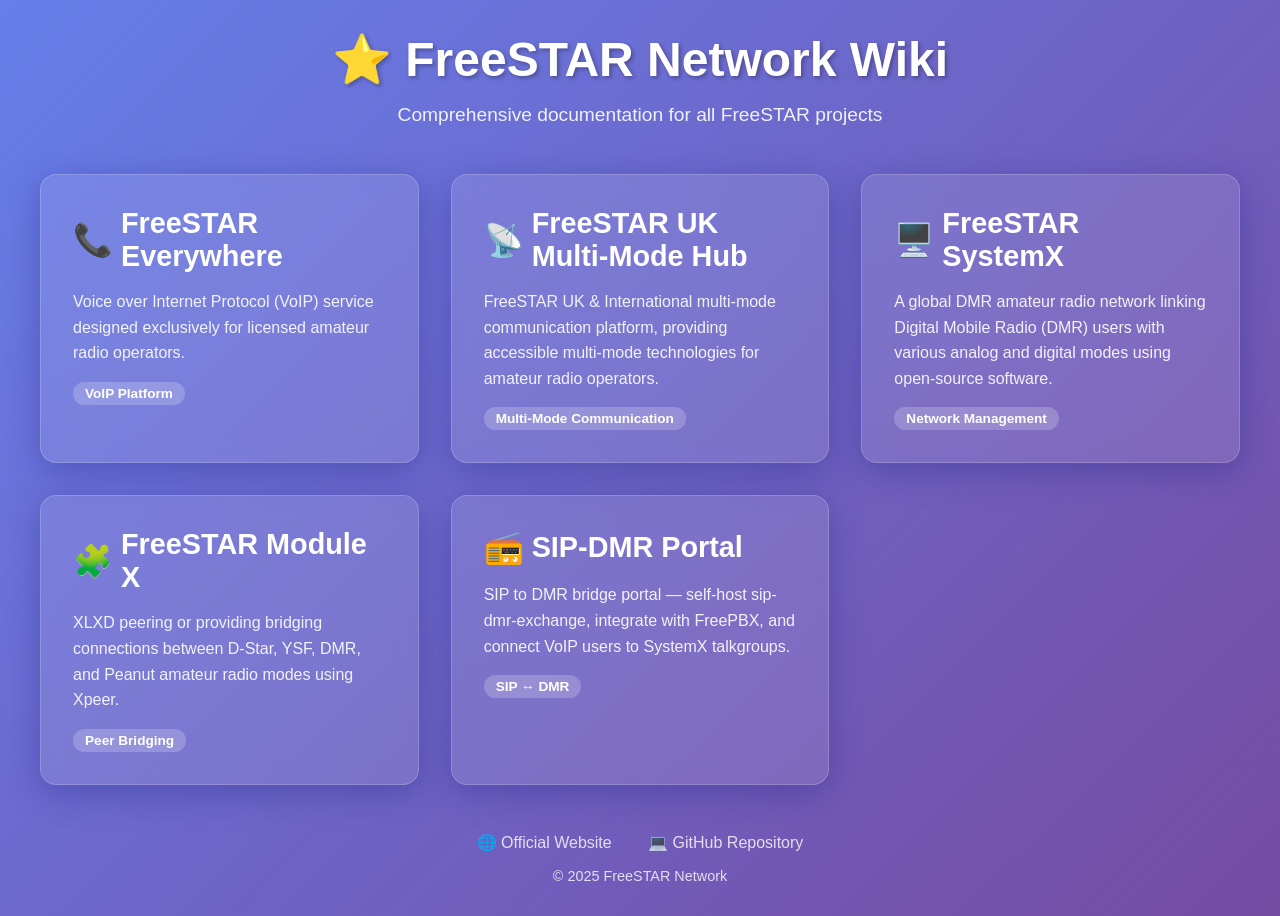
<file: index.html>
<!DOCTYPE html>
<html lang="en">
<head>
    <meta charset="UTF-8">
    <meta name="viewport" content="width=device-width, initial-scale=1.0">
    <title>FreeSTAR Network Wiki</title>
    <style>
        * {
            margin: 0;
            padding: 0;
            box-sizing: border-box;
        }

        body {
            font-family: -apple-system, BlinkMacSystemFont, 'Segoe UI', Roboto, 'Helvetica Neue', Arial, sans-serif;
            background: linear-gradient(135deg, #667eea 0%, #764ba2 100%);
            min-height: 100vh;
            padding: 2rem;
            color: #fff;
        }

        .container {
            max-width: 1200px;
            margin: 0 auto;
        }

        h1 {
            font-size: 3rem;
            text-align: center;
            margin-bottom: 1rem;
            text-shadow: 2px 2px 4px rgba(0, 0, 0, 0.3);
        }

        .subtitle {
            text-align: center;
            font-size: 1.2rem;
            margin-bottom: 3rem;
            opacity: 0.9;
        }

        .wiki-grid {
            display: grid;
            grid-template-columns: repeat(auto-fit, minmax(300px, 1fr));
            gap: 2rem;
            margin-bottom: 3rem;
        }

        .wiki-card {
            background: rgba(255, 255, 255, 0.1);
            backdrop-filter: blur(10px);
            border-radius: 16px;
            padding: 2rem;
            box-shadow: 0 8px 32px 0 rgba(31, 38, 135, 0.37);
            border: 1px solid rgba(255, 255, 255, 0.18);
            transition: all 0.3s ease;
            text-decoration: none;
            color: inherit;
            display: block;
        }

        .wiki-card:hover {
            transform: translateY(-8px);
            box-shadow: 0 12px 48px 0 rgba(31, 38, 135, 0.5);
            background: rgba(255, 255, 255, 0.15);
        }

        .wiki-card h2 {
            font-size: 1.8rem;
            margin-bottom: 1rem;
            display: flex;
            align-items: center;
            gap: 0.5rem;
        }

        .wiki-card .icon {
            font-size: 2rem;
        }

        .wiki-card p {
            line-height: 1.6;
            opacity: 0.9;
        }

        .wiki-card .badge {
            display: inline-block;
            background: rgba(255, 255, 255, 0.2);
            padding: 0.25rem 0.75rem;
            border-radius: 12px;
            font-size: 0.85rem;
            margin-top: 1rem;
            font-weight: 600;
        }

        .footer {
            text-align: center;
            margin-top: 3rem;
            opacity: 0.8;
        }

        .footer a {
            color: #fff;
            text-decoration: none;
            margin: 0 1rem;
            transition: opacity 0.3s ease;
        }

        .footer a:hover {
            opacity: 0.7;
        }

        @media (max-width: 768px) {
            h1 {
                font-size: 2rem;
            }
            
            .wiki-grid {
                grid-template-columns: 1fr;
            }
        }
    </style>
</head>
<body>
    <div class="container">
        <h1>⭐ FreeSTAR Network Wiki</h1>
        <p class="subtitle">Comprehensive documentation for all FreeSTAR projects</p>

        <div class="wiki-grid">
            <a href="everywhere/" class="wiki-card">
                <h2><span class="icon">📞</span> FreeSTAR Everywhere</h2>
                <p>Voice over Internet Protocol (VoIP) service designed exclusively for licensed amateur radio operators.</p>
                <span class="badge">VoIP Platform</span>
            </a>

            <a href="multi-mode/" class="wiki-card">
                <h2><span class="icon">📡</span> FreeSTAR UK Multi-Mode Hub</h2>
                <p>FreeSTAR UK & International multi-mode communication platform, providing accessible multi-mode technologies for amateur radio operators.</p>
                <span class="badge">Multi-Mode Communication</span>
            </a>

            <a href="systemx/" class="wiki-card">
                <h2><span class="icon">🖥️</span> FreeSTAR SystemX</h2>
                <p>A global DMR amateur radio network linking Digital Mobile Radio (DMR) users with various analog and digital modes using open-source software.</p>
                <span class="badge">Network Management</span>
            </a>

            <a href="modulex/" class="wiki-card">
                <h2><span class="icon">🧩</span> FreeSTAR Module X</h2>
                <p>XLXD peering or providing bridging connections between D-Star, YSF, DMR, and Peanut amateur radio modes using Xpeer.</p>
                <span class="badge">Peer Bridging</span>
            </a>

            <a href="sip-dmr/" class="wiki-card">
                <h2><span class="icon">📻</span> SIP-DMR Portal</h2>
                <p>SIP to DMR bridge portal — self-host sip-dmr-exchange, integrate with FreePBX, and connect VoIP users to SystemX talkgroups.</p>
                <span class="badge">SIP ↔ DMR</span>
            </a>
        </div>

        <div class="footer">
            <p>
                <a href="https://freestar.network" target="_blank">🌐 Official Website</a>
                <a href="https://github.com/FreeSTAR-Network/wiki" target="_blank">💻 GitHub Repository</a>
            </p>
            <p style="margin-top: 1rem; font-size: 0.9rem;">
                © 2025 FreeSTAR Network
            </p>
        </div>
    </div>
</body>
</html>
</file>
